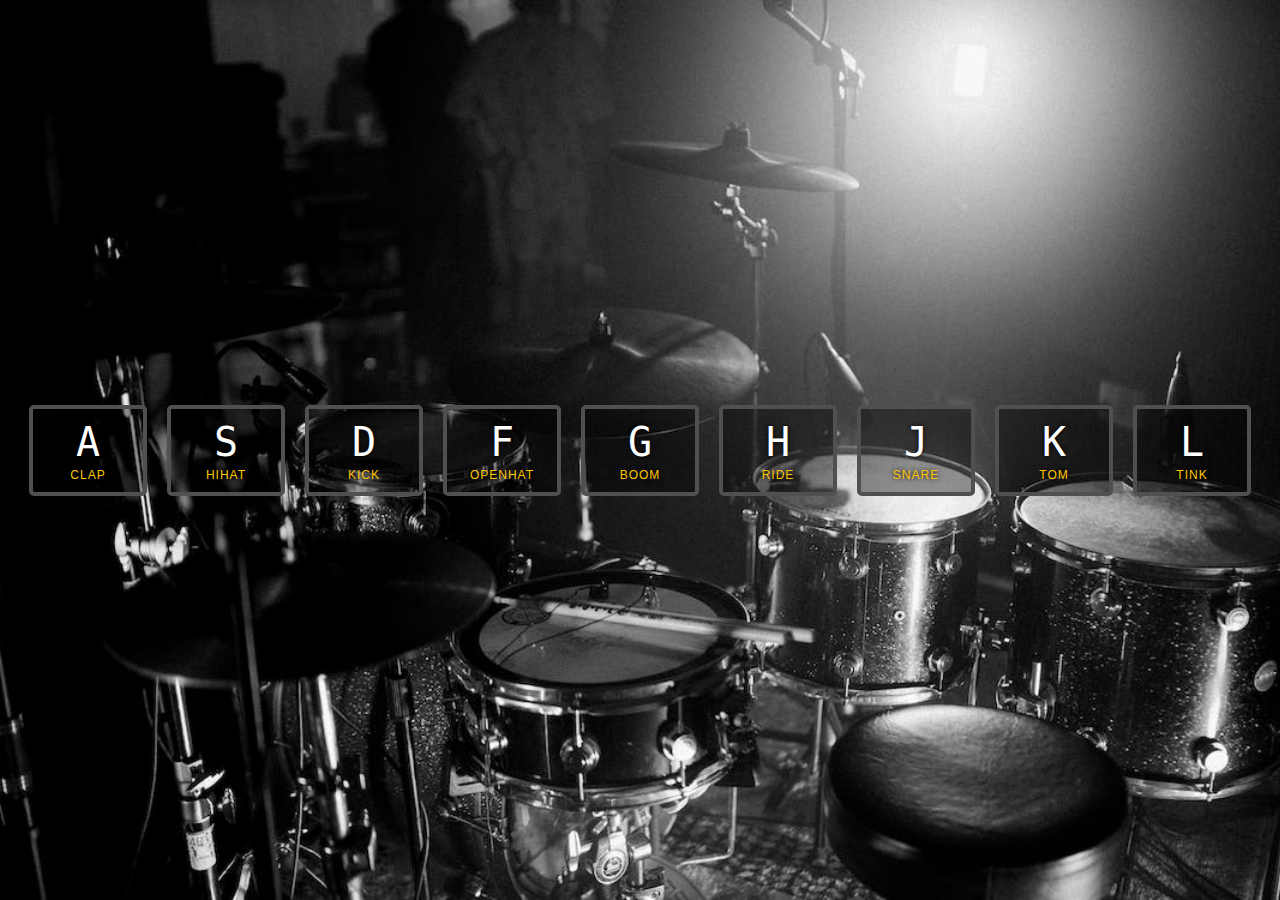
<file: 01 - JavaScript Drum Kit/index.html>
<!DOCTYPE html>
<html lang="en">
<head>
  <meta charset="UTF-8">
  <title>JS Drum Kit</title>
  <link rel="stylesheet" href="style.css">
  <link rel="icon" href="https://fav.farm/🔥" />
</head>
<body>


  <div class="keys">
    <div data-key="65" class="key">
      <kbd>A</kbd>
      <span class="sound">clap</span>
    </div>
    <div data-key="83" class="key">
      <kbd>S</kbd>
      <span class="sound">hihat</span>
    </div>
    <div data-key="68" class="key">
      <kbd>D</kbd>
      <span class="sound">kick</span>
    </div>
    <div data-key="70" class="key">
      <kbd>F</kbd>
      <span class="sound">openhat</span>
    </div>
    <div data-key="71" class="key">
      <kbd>G</kbd>
      <span class="sound">boom</span>
    </div>
    <div data-key="72" class="key">
      <kbd>H</kbd>
      <span class="sound">ride</span>
    </div>
    <div data-key="74" class="key">
      <kbd>J</kbd>
      <span class="sound">snare</span>
    </div>
    <div data-key="75" class="key">
      <kbd>K</kbd>
      <span class="sound">tom</span>
    </div>
    <div data-key="76" class="key">
      <kbd>L</kbd>
      <span class="sound">tink</span>
    </div>
  </div>

  <audio data-key="65" src="sounds/clap.wav"></audio>
  <audio data-key="83" src="sounds/hihat.wav"></audio>
  <audio data-key="68" src="sounds/kick.wav"></audio>
  <audio data-key="70" src="sounds/openhat.wav"></audio>
  <audio data-key="71" src="sounds/boom.wav"></audio>
  <audio data-key="72" src="sounds/ride.wav"></audio>
  <audio data-key="74" src="sounds/snare.wav"></audio>
  <audio data-key="75" src="sounds/tom.wav"></audio>
  <audio data-key="76" src="sounds/tink.wav"></audio>

<script src="script.js"></script>

</body>
</html>
</file>
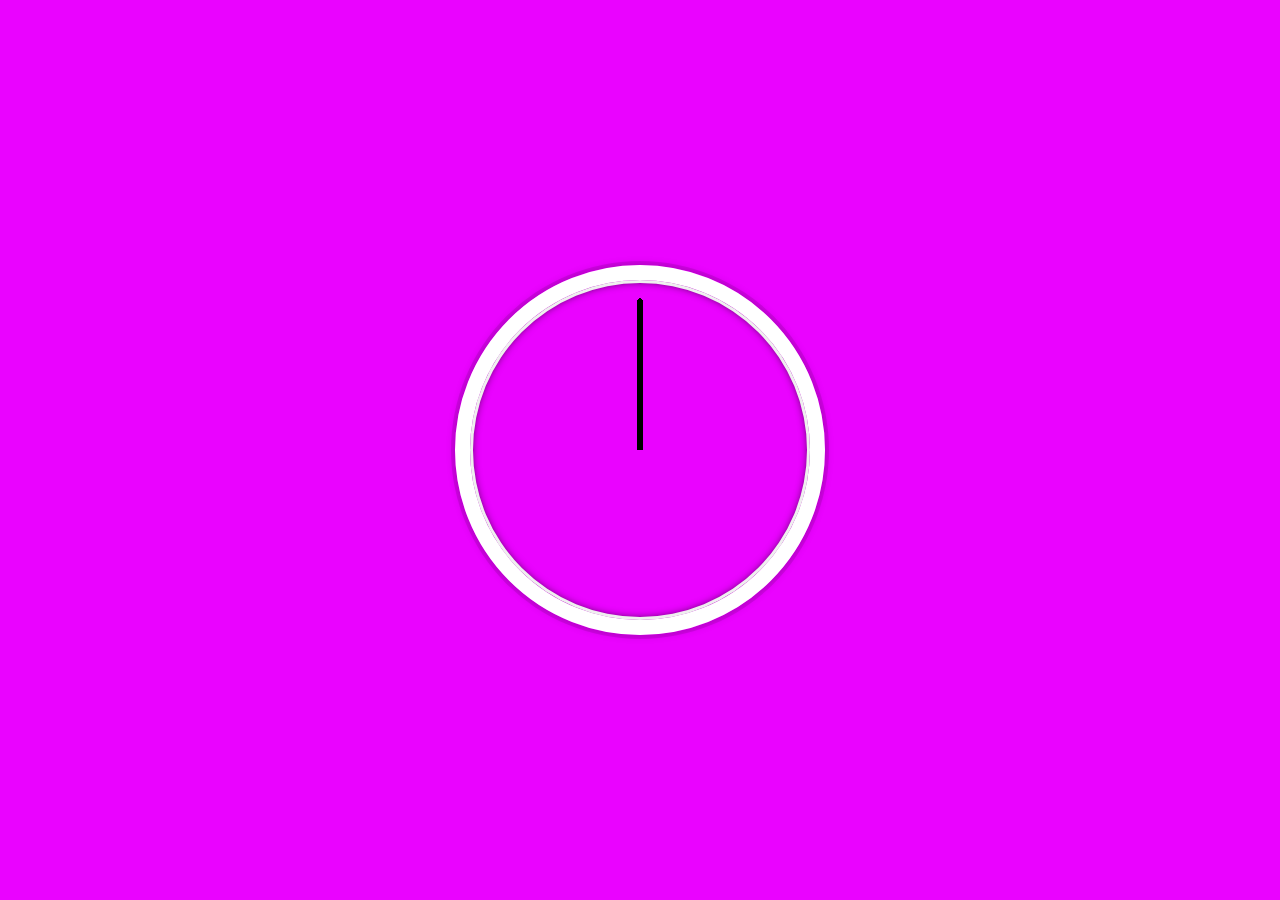
<file: 02 - JS and CSS Clock/index-START.html>
<!DOCTYPE html>
<html lang="en">
<head>
  <meta charset="UTF-8">
  <title>JS + CSS Clock</title>
  <link rel="icon" href="https://fav.farm/🔥" />
  <link rel="stylesheet" href="style.css">
</head>
<body>


    <div class="clock">
      <div class="clock-face">
        <div class="hand hour-hand"></div>
        <div class="hand min-hand"></div>
        <div class="hand second-hand"></div>
      </div>
    </div>


    <script src="script.js"></script>
</body>
</html>
</file>
<file: 01 - JavaScript Drum Kit/style.css>
html {
  font-size: 10px;
  background: url('./drum-background.jpeg') bottom center;
  background-size: cover;
}

body,html {
  margin: 0;
  padding: 0;
  font-family: sans-serif;
}

.keys {
  display: flex;
  flex: 1;
  min-height: 100vh;
  align-items: center;
  justify-content: center;
}

.key {
  border: .4rem solid rgb(80, 80, 80);
  border-radius: .5rem;
  margin: 1rem;
  font-size: 1.5rem;
  padding: 1rem .5rem;
  transition: all .07s ease;
  width: 10rem;
  text-align: center;
  color: white;
  background: rgba(0,0,0,0.4);
  text-shadow: 0 0 .5rem black;
}

.playing {
  transform: scale(1.1);
  border-color: #ffc600;
  box-shadow: 0 0 1rem #ffc600;
}

kbd {
  display: block;
  font-size: 4rem;
}

.sound {
  font-size: 1.2rem;
  text-transform: uppercase;
  letter-spacing: .1rem;
  color: #ffc600;
}
</file>
<file: 02 - JS and CSS Clock/style.css>
html {
    background: #ea03ff url(https://www.pixelstalk.net/wp-content/uploads/images5/Cloud-Aesthetic-Backgrounds-Desktop.jpg);
    background-size: cover;
    font-family: 'helvetica neue';
    text-align: center;
    font-size: 10px;
  }

  body {
    margin: 0;
    font-size: 2rem;
    display: flex;
    flex: 1;
    min-height: 100vh;
    align-items: center;
  }

  .clock {
    width: 30rem;
    height: 30rem;
    border: 15px solid white;
    border-radius: 50%;
    margin: 50px auto;
    position: relative;
    padding: 2rem;
    box-shadow:
      0 0 0 4px rgba(0,0,0,0.1),
      inset 0 0 0 3px #EFEFEF,
      inset 0 0 10px black,
      0 0 10px rgba(0,0,0,0.2);
  }

  .clock-face {
    position: relative;
    width: 100%;
    height: 100%;
    transform: translateY(-3px); /* account for the height of the clock hands */
  }

  .hand {
    /* width: 50%;
    height: 6px; */
    background: black;
    position: absolute;
    top: 50%;
    transform-origin: 100%;
    transform: rotate(90deg);
    transition: all 0.05s;
    /* transition-timing-function: cubic-bezier(0.1, 2.7, 0.58, 1); */
  }
  .hour-hand{
    width: 50%;
    height: 6px;
    transition-timing-function: ease-in-out;
  }
  .min-hand{
    width: 50%;
    height: 4px;
    transition-timing-function: ease-in-out;
  }
  .second-hand{
    width: 50%;
    height: 2px;
    transition-timing-function: cubic-bezier(0.1, 2.7, 0.58, 1);
  }
</file>
